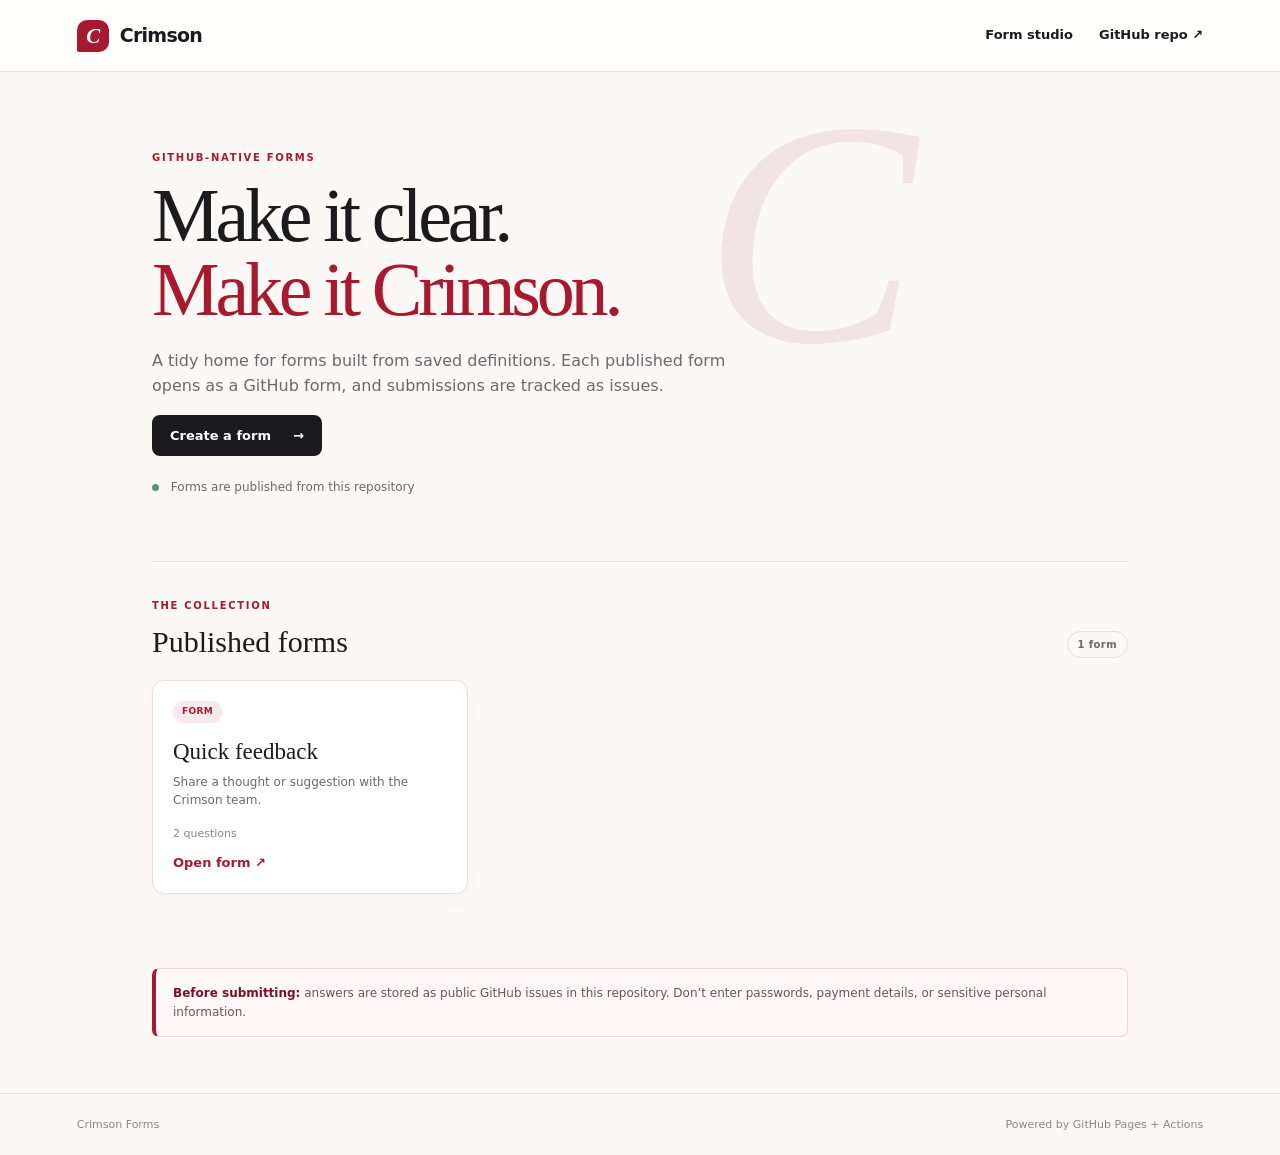
<file: site/index.html>
<!doctype html>
<html lang="en">
<head>
  <meta charset="utf-8">
  <meta name="viewport" content="width=device-width, initial-scale=1">
  <meta name="theme-color" content="#a71930">
  <meta name="description" content="Crimson — clean, shareable forms powered by GitHub.">
  <title>Crimson Forms</title>
  <link rel="stylesheet" href="styles.css">
</head>
<body>
  <header class="topbar">
    <a class="brand" href="./" aria-label="Crimson home"><span class="brand-mark">C</span><span>Crimson</span></a>
    <nav><a href="builder.html">Form studio</a><a href="https://github.com/recgoblingu-lgtm/crimson-forms" target="_blank" rel="noreferrer">GitHub repo ↗</a></nav>
  </header>
  <main class="shell">
    <section class="hero">
      <p class="eyebrow">GITHUB-NATIVE FORMS</p>
      <h1>Make it clear.<br><span>Make it Crimson.</span></h1>
      <p class="hero-copy">A tidy home for forms built from saved definitions. Each published form opens as a GitHub form, and submissions are tracked as issues.</p>
      <a class="button button-dark" href="builder.html">Create a form <span aria-hidden="true">→</span></a>
      <div class="hero-note"><span class="live-dot"></span> Forms are published from this repository</div>
    </section>
    <section class="forms-section" aria-labelledby="forms-title">
      <div class="section-head"><div><p class="eyebrow">THE COLLECTION</p><h2 id="forms-title">Published forms</h2></div><span id="form-count" class="count-pill">Loading…</span></div>
      <div id="form-list" class="form-list" aria-live="polite"></div>
      <p id="empty-state" class="empty-state" hidden>No forms yet. Open the Form Studio to draft one, then publish it through the repository’s Actions workflow.</p>
    </section>
    <aside class="privacy-note"><strong>Before submitting:</strong> answers are stored as public GitHub issues in this repository. Don’t enter passwords, payment details, or sensitive personal information.</aside>
  </main>
  <footer><span>Crimson Forms</span><span>Powered by GitHub Pages + Actions</span></footer>
  <script>
    const owner = 'recgoblingu-lgtm';
    const repo = 'crimson-forms';
    fetch('./forms.json').then(r => { if (!r.ok) throw new Error('No forms index'); return r.json(); }).then(forms => {
      const list = document.querySelector('#form-list');
      document.querySelector('#form-count').textContent = `${forms.length} ${forms.length === 1 ? 'form' : 'forms'}`;
      document.querySelector('#empty-state').hidden = forms.length !== 0;
      for (const form of forms) {
        const card = document.createElement('article'); card.className = 'form-card';
        const label = document.createElement('span'); label.className = 'form-tag'; label.textContent = 'FORM';
        const title = document.createElement('h3'); title.textContent = form.title;
        const desc = document.createElement('p'); desc.textContent = form.description;
        const meta = document.createElement('div'); meta.className = 'card-meta'; meta.textContent = `${form.questionCount} ${form.questionCount === 1 ? 'question' : 'questions'}`;
        const link = document.createElement('a'); link.className = 'text-link'; link.href = `https://github.com/${owner}/${repo}/issues/new?template=${encodeURIComponent(form.template)}`; link.target = '_blank'; link.rel = 'noreferrer'; link.textContent = 'Open form ↗';
        card.append(label, title, desc, meta, link); list.append(card);
      }
    }).catch(() => { document.querySelector('#form-count').textContent = '0 forms'; document.querySelector('#empty-state').hidden = false; });
  </script>
</body>
</html>
</file>
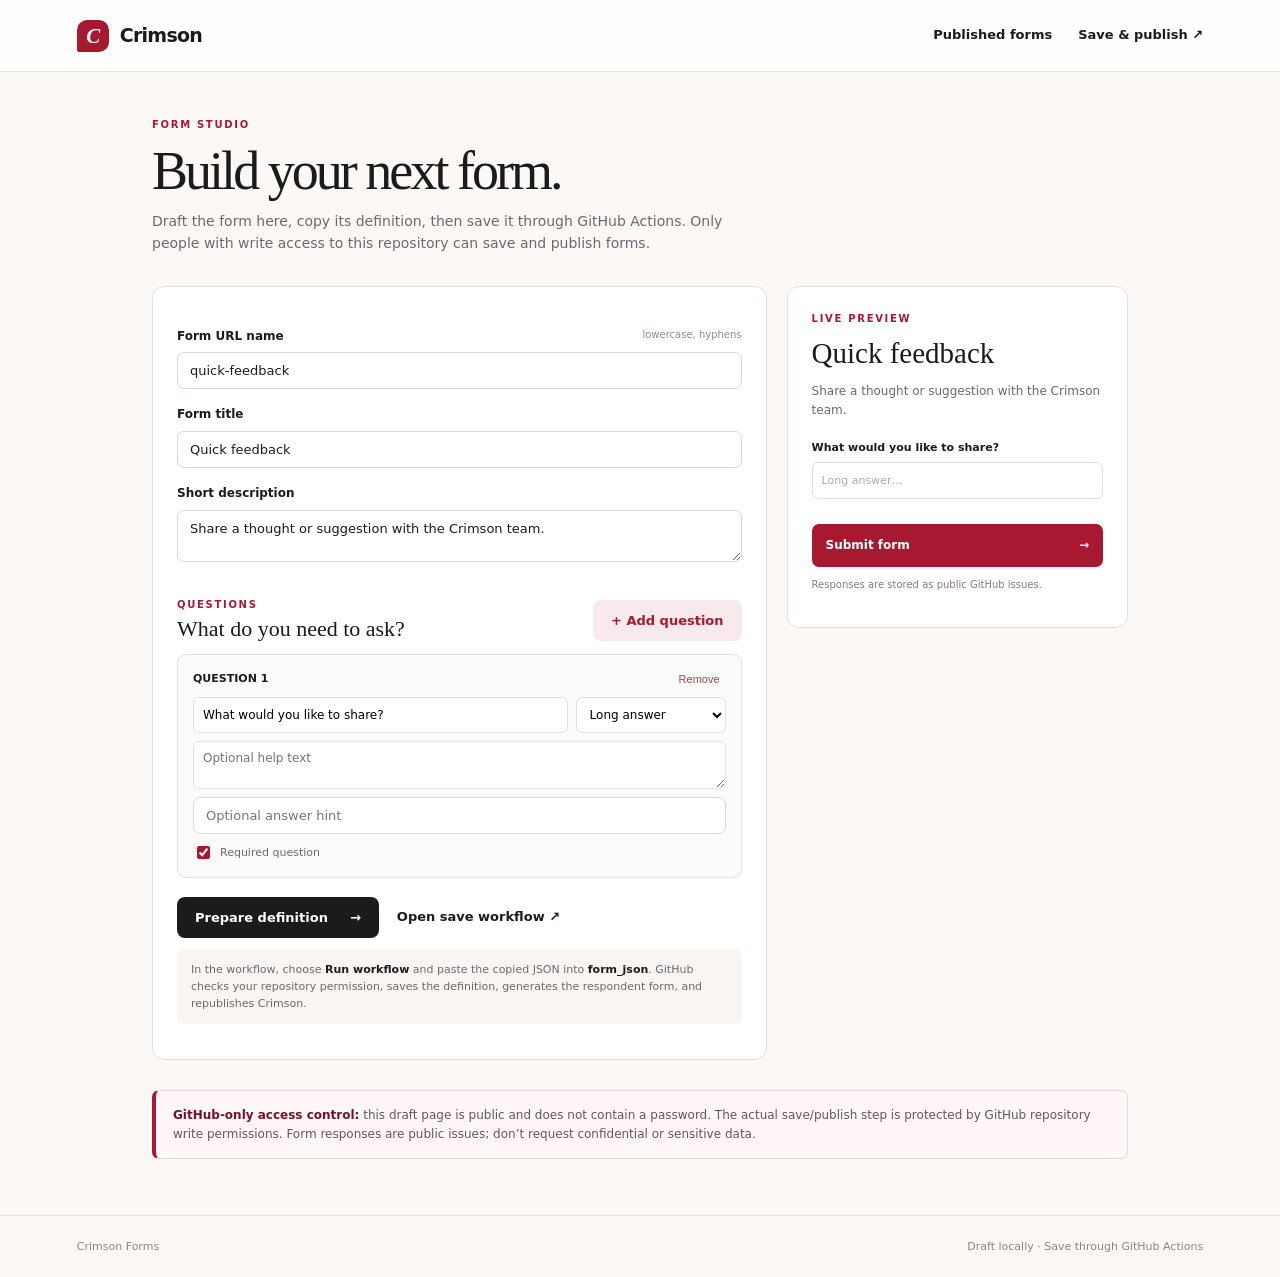
<file: site/builder.html>
<!doctype html>
<html lang="en">
<head>
  <meta charset="utf-8">
  <meta name="viewport" content="width=device-width, initial-scale=1">
  <meta name="theme-color" content="#a71930">
  <title>Form Studio · Crimson</title>
  <link rel="stylesheet" href="styles.css">
</head>
<body>
  <header class="topbar"><a class="brand" href="./"><span class="brand-mark">C</span><span>Crimson</span></a><nav><a href="./">Published forms</a><a href="https://github.com/recgoblingu-lgtm/crimson-forms/actions/workflows/publish-forms.yml" target="_blank" rel="noreferrer">Save &amp; publish ↗</a></nav></header>
  <main class="shell studio-shell">
    <section class="studio-intro"><p class="eyebrow">FORM STUDIO</p><h1>Build your next form.</h1><p>Draft the form here, copy its definition, then save it through GitHub Actions. Only people with write access to this repository can save and publish forms.</p></section>
    <div class="editor-layout">
      <section class="editor-panel">
        <label class="field-label" for="slug">Form URL name <span>lowercase, hyphens</span></label>
        <input id="slug" class="text-input" maxlength="50" value="quick-feedback" autocomplete="off" placeholder="quick-feedback">
        <label class="field-label" for="title">Form title</label>
        <input id="title" class="text-input" maxlength="80" value="Quick feedback" placeholder="Tell people what this form is for">
        <label class="field-label" for="description">Short description</label>
        <textarea id="description" class="text-input" maxlength="200" rows="2" placeholder="A short explanation shown with the form.">Share a thought or suggestion with the Crimson team.</textarea>
        <div class="question-head"><div><p class="eyebrow">QUESTIONS</p><h2>What do you need to ask?</h2></div><button id="add-question" class="button button-light" type="button">+ Add question</button></div>
        <div id="questions"></div>
        <div class="builder-actions"><button id="generate" class="button button-dark" type="button">Prepare definition <span aria-hidden="true">→</span></button><a class="text-link" href="https://github.com/recgoblingu-lgtm/crimson-forms/actions/workflows/publish-forms.yml" target="_blank" rel="noreferrer">Open save workflow ↗</a></div>
        <p class="workflow-help">In the workflow, choose <strong>Run workflow</strong> and paste the copied JSON into <strong>form_json</strong>. GitHub checks your repository permission, saves the definition, generates the respondent form, and republishes Crimson.</p>
        <div id="result" class="result-box" hidden><div class="result-top"><strong>Ready to save</strong><button id="copy-json" class="small-button" type="button">Copy JSON</button></div><textarea id="json-output" rows="12" readonly aria-label="Form definition JSON"></textarea><p id="status-message" role="status"></p></div>
      </section>
      <aside class="preview-panel"><p class="eyebrow">LIVE PREVIEW</p><h2 id="preview-title">Quick feedback</h2><p id="preview-description">Share a thought or suggestion with the Crimson team.</p><div id="preview-questions"></div><div class="preview-submit">Submit form <span>→</span></div><p class="preview-footnote">Responses are stored as public GitHub issues.</p></aside>
    </div>
    <aside class="privacy-note"><strong>GitHub-only access control:</strong> this draft page is public and does not contain a password. The actual save/publish step is protected by GitHub repository write permissions. Form responses are public issues; don’t request confidential or sensitive data.</aside>
  </main>
  <footer><span>Crimson Forms</span><span>Draft locally · Save through GitHub Actions</span></footer>
  <script src="builder.js"></script>
</body>
</html>
</file>
<file: site/styles.css>
:root{--red:#a71930;--red-dark:#761225;--ink:#1b1b1d;--muted:#6c6870;--paper:#fbf8f6;--line:#e7dfdc;--pink:#f7e9ec;--white:#fff;--serif:Georgia,'Times New Roman',serif;--sans:Inter,ui-sans-serif,system-ui,-apple-system,BlinkMacSystemFont,'Segoe UI',sans-serif}*{box-sizing:border-box}body{margin:0;background:var(--paper);color:var(--ink);font-family:var(--sans);font-size:16px;line-height:1.55}.topbar{height:72px;padding:0 clamp(20px,6vw,88px);display:flex;align-items:center;justify-content:space-between;border-bottom:1px solid var(--line);background:rgba(255,255,255,.82)}.brand{display:flex;gap:11px;align-items:center;text-decoration:none;color:var(--ink);font-weight:750;font-size:19px;letter-spacing:-.04em}.brand-mark{display:grid;place-items:center;width:32px;height:32px;border-radius:10px 10px 10px 2px;background:var(--red);color:#fff;font-family:var(--serif);font-size:21px;font-style:italic}nav{display:flex;gap:26px}nav a,.text-link{color:var(--ink);font-size:13px;font-weight:650;text-decoration:none}nav a:hover,.text-link:hover{color:var(--red);text-decoration:underline}.shell{max-width:1120px;margin:0 auto;padding:0 clamp(20px,6vw,72px)}.hero{padding:78px 0 64px;max-width:720px;position:relative}.hero:after{content:'C';position:absolute;right:-45px;top:17px;z-index:-1;color:#f2e4e5;font:italic 320px/.9 var(--serif);pointer-events:none}.eyebrow{margin:0 0 12px;color:var(--red);font-size:10px;font-weight:800;letter-spacing:.17em}.hero h1,.studio-intro h1{font:500 clamp(46px,7vw,76px)/.98 var(--serif);letter-spacing:-.055em;margin:0 0 23px}.hero h1 span{color:var(--red)}.hero-copy,.studio-intro>p:last-child{max-width:575px;color:var(--muted);font-size:16px}.button{display:inline-flex;align-items:center;gap:22px;border:0;border-radius:8px;padding:13px 18px;font:700 13px var(--sans);text-decoration:none;cursor:pointer;transition:transform .15s ease,background .15s ease}.button:hover{transform:translateY(-1px)}.button-dark{background:var(--ink);color:#fff}.button-dark:hover{background:var(--red-dark)}.button-light{background:var(--pink);color:var(--red)}.button-light:hover{background:#efd4da}.hero-note{margin-top:22px;color:var(--muted);font-size:12px}.live-dot{display:inline-block;width:7px;height:7px;border-radius:50%;background:#4b9a72;margin-right:8px}.forms-section{padding:36px 0 74px;border-top:1px solid var(--line)}.section-head{display:flex;align-items:end;justify-content:space-between;margin-bottom:22px}.section-head h2,.question-head h2{font:500 30px/1.1 var(--serif);margin:0}.count-pill,.form-tag{border:1px solid var(--line);border-radius:99px;padding:5px 10px;color:var(--muted);font-size:10px;font-weight:700;letter-spacing:.04em}.form-list{display:grid;grid-template-columns:repeat(3,minmax(0,1fr));gap:14px}.form-card{min-height:210px;padding:20px;border:1px solid var(--line);border-radius:12px;background:#fff;display:flex;flex-direction:column;align-items:flex-start;box-shadow:0 8px 25px rgba(51,24,29,.025)}.form-tag{padding:3px 8px;color:var(--red);background:var(--pink);border-color:transparent;font-size:9px}.form-card h3{font:500 23px/1.2 var(--serif);margin:15px 0 7px}.form-card p{margin:0 0 15px;color:var(--muted);font-size:12px}.card-meta{margin-top:auto;color:#8a858b;font-size:11px}.form-card .text-link{margin-top:11px;color:var(--red)}.empty-state{padding:26px;border:1px dashed #d9c7c9;border-radius:10px;color:var(--muted);text-align:center}.privacy-note{margin:0 0 56px;padding:15px 17px;border:1px solid #ecd5d9;border-left:4px solid var(--red);border-radius:7px;background:#fff7f8;color:#62575a;font-size:12px}.privacy-note strong{color:var(--red-dark)}footer{display:flex;justify-content:space-between;padding:22px clamp(20px,6vw,88px);border-top:1px solid var(--line);color:#8a858b;font-size:11px}.studio-shell{padding-top:45px}.studio-intro{max-width:720px;margin-bottom:31px}.studio-intro h1{font-size:54px;margin-bottom:10px}.studio-intro>p:last-child{font-size:14px}.editor-layout{display:grid;grid-template-columns:minmax(0,1.35fr) minmax(260px,.75fr);gap:20px;align-items:start;margin-bottom:30px}.editor-panel,.preview-panel{padding:24px;border:1px solid var(--line);border-radius:12px;background:#fff}.field-label{display:flex;justify-content:space-between;margin:16px 0 7px;font-size:12px;font-weight:700}.field-label span{font-size:10px;color:#918b90;font-weight:500}.text-input{width:100%;border:1px solid #ded6d5;border-radius:7px;padding:10px 12px;font:13px var(--sans);color:var(--ink);background:#fff;resize:vertical}.text-input:focus,.question-card input:focus,.question-card select:focus{outline:2px solid #dfaab4;border-color:var(--red)}.question-head{display:flex;justify-content:space-between;align-items:end;margin:28px 0 13px}.question-head .eyebrow{margin-bottom:4px}.question-head h2{font-size:22px}.question-card{padding:15px;margin:10px 0;border:1px solid var(--line);border-radius:9px;background:#fdfbfa}.question-card-top{display:flex;justify-content:space-between;align-items:center;margin-bottom:10px}.question-card-top strong{font-size:11px}.remove-question{border:0;background:none;color:#a04350;font-size:11px;cursor:pointer}.question-grid{display:grid;grid-template-columns:1fr 150px;gap:8px}.question-grid input,.question-grid select,.question-card textarea{width:100%;border:1px solid var(--line);border-radius:6px;padding:9px;font:12px var(--sans);background:#fff}.question-card textarea{margin-top:8px;resize:vertical}.option-input{margin-top:8px}.required-row{display:flex;align-items:center;gap:7px;margin-top:9px;color:var(--muted);font-size:11px}.required-row input{accent-color:var(--red)}.builder-actions{display:flex;align-items:center;gap:18px;margin-top:19px}.workflow-help{padding:12px 14px;background:#f8f5f3;border-radius:7px;color:var(--muted);font-size:11px}.workflow-help strong{color:var(--ink)}.result-box{margin-top:14px;padding:13px;border:1px solid #d8e8dd;border-radius:8px;background:#f6fbf7}.result-top{display:flex;justify-content:space-between;align-items:center;font-size:12px}.small-button{border:1px solid #c9d7cd;border-radius:6px;padding:6px 10px;background:#fff;color:#245a3b;font-weight:700;cursor:pointer}.result-box textarea{width:100%;margin-top:10px;padding:10px;border:1px solid #d6e2da;border-radius:6px;font:11px/1.45 ui-monospace,SFMono-Regular,Menlo,monospace}.result-box p{margin:6px 0 0;color:#38654b;font-size:11px}.preview-panel{position:sticky;top:18px}.preview-panel h2{font:500 29px/1.1 var(--serif);margin:10px 0}.preview-panel>p:not(.eyebrow){color:var(--muted);font-size:12px}.preview-question{margin:20px 0}.preview-question label{display:block;margin-bottom:6px;font-size:11px;font-weight:700}.preview-line{height:37px;border:1px solid var(--line);border-radius:6px;padding:9px;color:#aaa;font-size:11px}.preview-options{color:var(--muted);font-size:11px}.preview-submit{display:flex;justify-content:space-between;margin-top:25px;padding:12px 14px;border-radius:7px;background:var(--red);color:#fff;font-size:12px;font-weight:700}.preview-footnote{font-size:10px!important;color:#8b777c!important}@media(max-width:780px){.form-list{grid-template-columns:repeat(2,minmax(0,1fr))}.editor-layout{grid-template-columns:1fr}.preview-panel{position:static}.hero:after{right:-10px;opacity:.55}}@media(max-width:540px){.topbar{height:62px;padding:0 18px}nav{gap:13px}nav a{font-size:11px}.hero{padding:57px 0 43px}.hero h1{font-size:52px}.hero:after{font-size:220px;top:31px;right:-20px}.form-list{grid-template-columns:1fr}.section-head h2{font-size:26px}.studio-intro h1{font-size:42px}.editor-panel,.preview-panel{padding:17px}.question-grid{grid-template-columns:1fr}.builder-actions{align-items:flex-start;flex-direction:column;gap:12px}footer{gap:14px;flex-direction:column}}
</file>
